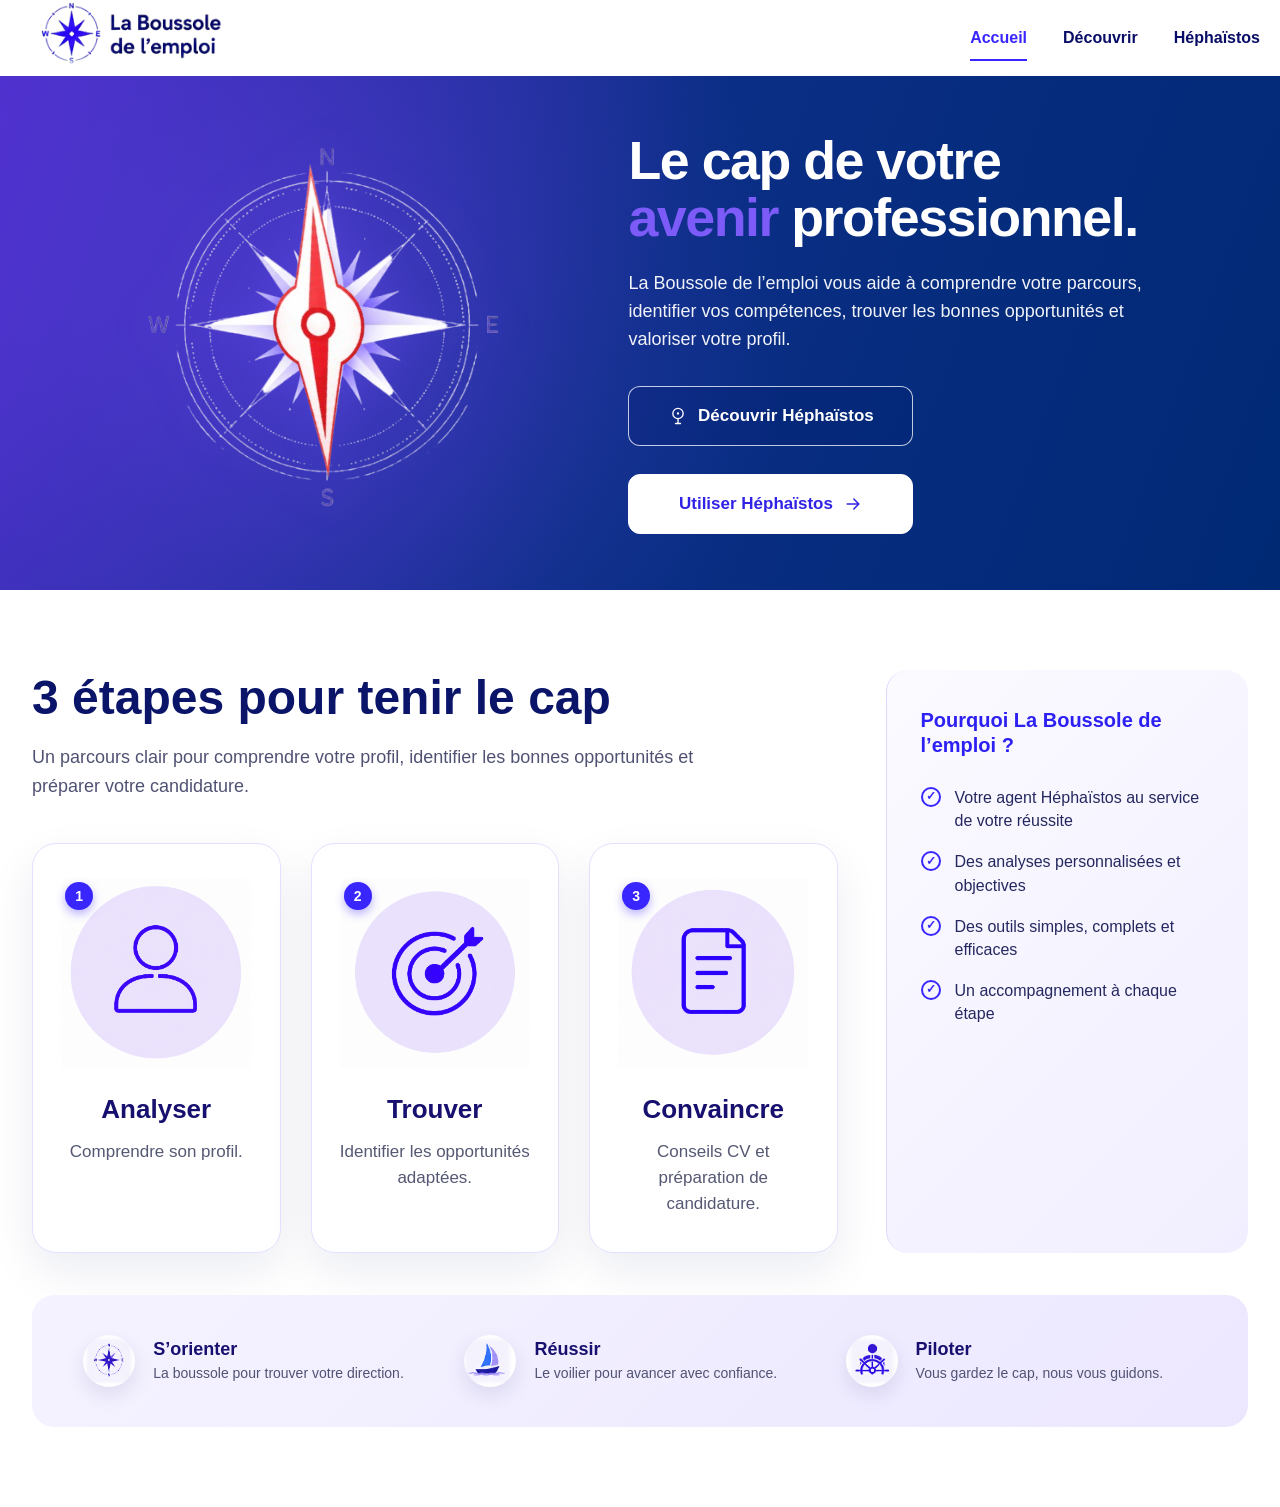
<file: index.html>
<!DOCTYPE html>
<html lang="fr">

<head>
    <meta charset="UTF-8">
    <meta name="viewport" content="width=device-width, initial-scale=1.0">
    <title>La Boussole de l'Emploi</title>

    <link rel="stylesheet" href="style.css">
</head>

<body>

    <!-- ========================= -->
    <!-- HEADER -->
    <!-- ========================= -->

    <header>

    <nav class="site-nav">

        <a
            href="index.html"
            class="logo"
            aria-label="Accueil - La Boussole de l'Emploi"
        >

            <img
                src="Assets/Logo boussole sf.png"
                alt="La Boussole de l'Emploi"
            >

        </a>

        <ul class="nav-links">

            <li>
                <a href="index.html" class="active">
                    Accueil
                </a>
            </li>

            <li>
                <a href="Utiliser-Hephaistos.html">
                    Découvrir
                </a>
            </li>

            <li>
                <a
                    href="https://hephaistos.streamlit.app/"
                    target="_blank"
                    rel="noopener noreferrer"
                >
                    Héphaïstos
                </a>
            </li>

            

        </ul>

    </nav>

</header>

    </header>

    <!-- ========================= -->
    <!-- HERO -->
    <!-- ========================= -->

    <main>

        <section class="hero">

            <div class="hero-left">

                <div class="compass">

                    <img
                        src="Assets/Boussole support.png"
                        alt="Boussole"
                        class="compass-base"
                    >

                    <img
                        src="Assets/Boussole Aiguille.png"
                        alt=""
                        class="compass-needle"
                    >

                </div>

            </div>

            <div class="hero-right">

                <h1>
                    Le cap de votre<br>
                    <span>avenir</span> professionnel.
                </h1>

                <p>
                    La Boussole de l’emploi vous aide à comprendre votre parcours,
                    identifier vos compétences, trouver les bonnes opportunités
                    et valoriser votre profil.
                </p>

                <div class="hero-buttons">

                    <a href="#" class="btn-primary">
                        <svg class="btn-icon" viewBox="0 0 24 24" fill="none" xmlns="http://www.w3.org/2000/svg" aria-hidden="true">
                            <circle cx="12" cy="9" r="6.2" stroke="currentColor" stroke-width="1.6"/>
                            <path d="M9 21h6M12 15.2V21" stroke="currentColor" stroke-width="1.6" stroke-linecap="round"/>
                            <circle cx="12" cy="9" r="1.4" fill="currentColor"/>
                        </svg>
                        Découvrir Héphaïstos
                    </a>

                    <a href="#" class="btn-secondary">
                        Utiliser Héphaïstos
                        <svg class="btn-icon" viewBox="0 0 24 24" fill="none" xmlns="http://www.w3.org/2000/svg" aria-hidden="true">
                            <path d="M5 12h14M13 6l6 6-6 6" stroke="currentColor" stroke-width="1.8" stroke-linecap="round" stroke-linejoin="round"/>
                        </svg>
                    </a>

                </div>

            </div>

        </section>

        <!-- ========================= -->
        <!-- 3 ÉTAPES POUR TENIR LE CAP -->
        <!-- ========================= -->

        <section class="journey">

            <div class="journey-header">

                <h2>3 étapes pour tenir le cap</h2>

                <p>
                    Un parcours clair pour comprendre votre profil,
                    identifier les bonnes opportunités et préparer
                    votre candidature.
                </p>

            </div>

            <div class="journey-cards">

                <article class="journey-card">

                    <div class="journey-icon-wrap">
                        <span class="journey-badge">1</span>
                        <img
                            src="Assets/Logo Analyser.png"
                            alt=""
                            class="journey-icon"
                        >
                    </div>

                    <h3>Analyser</h3>

                    <p>
                        Comprendre son profil.
                    </p>

                </article>

                <article class="journey-card">

                    <div class="journey-icon-wrap">
                        <span class="journey-badge">2</span>
                        <img
                            src="Assets/Logo Trouver.png"
                            alt=""
                            class="journey-icon"
                        >
                    </div>

                    <h3>Trouver</h3>

                    <p>
                        Identifier les opportunités adaptées.
                    </p>

                </article>

                <article class="journey-card">

                    <div class="journey-icon-wrap">
                        <span class="journey-badge">3</span>
                        <img
                            src="Assets/Logo Convaincre.png"
                            alt=""
                            class="journey-icon"
                        >
                    </div>

                    <h3>Convaincre</h3>

                    <p>
                        Conseils CV et préparation de candidature.
                    </p>

                </article>

            </div>

            <aside class="journey-benefits">

                <h3>Pourquoi La Boussole de l’emploi&nbsp;?</h3>

                <ul>

                    <li>
                        Votre agent Héphaïstos au service de votre réussite
                    </li>

                    <li>
                        Des analyses personnalisées et objectives
                    </li>

                    <li>
                        Des outils simples, complets et efficaces
                    </li>

                    <li>
                        Un accompagnement à chaque étape
                    </li>

                </ul>

            </aside>

            <!-- ========================= -->
            <!-- BANDEAU S'ORIENTER / RÉUSSIR / PILOTER -->
            <!-- ========================= -->

            <div class="journey-banner">

                <div class="banner-item">

                    <img src="Assets/Logo s'orienter.png" alt="" class="banner-icon">

                    <div class="banner-text">
                        <h4>S’orienter</h4>
                        <p>La boussole pour trouver votre direction.</p>
                    </div>

                </div>

                <div class="banner-item">

                    <img src="Assets/Logo Voilier Reussir.png" alt="" class="banner-icon">

                    <div class="banner-text">
                        <h4>Réussir</h4>
                        <p>Le voilier pour avancer avec confiance.</p>
                    </div>

                </div>

                <div class="banner-item">

                   <img src="Assets/Logo Piloter.png" alt="" class="banner-icon"> 

                    <div class="banner-text">
                        <h4>Piloter</h4>
                        <p>Vous gardez le cap, nous vous guidons.</p>
                    </div>

                </div>

            </div>

        </section>

    </main>

</body>

</html>
</file>
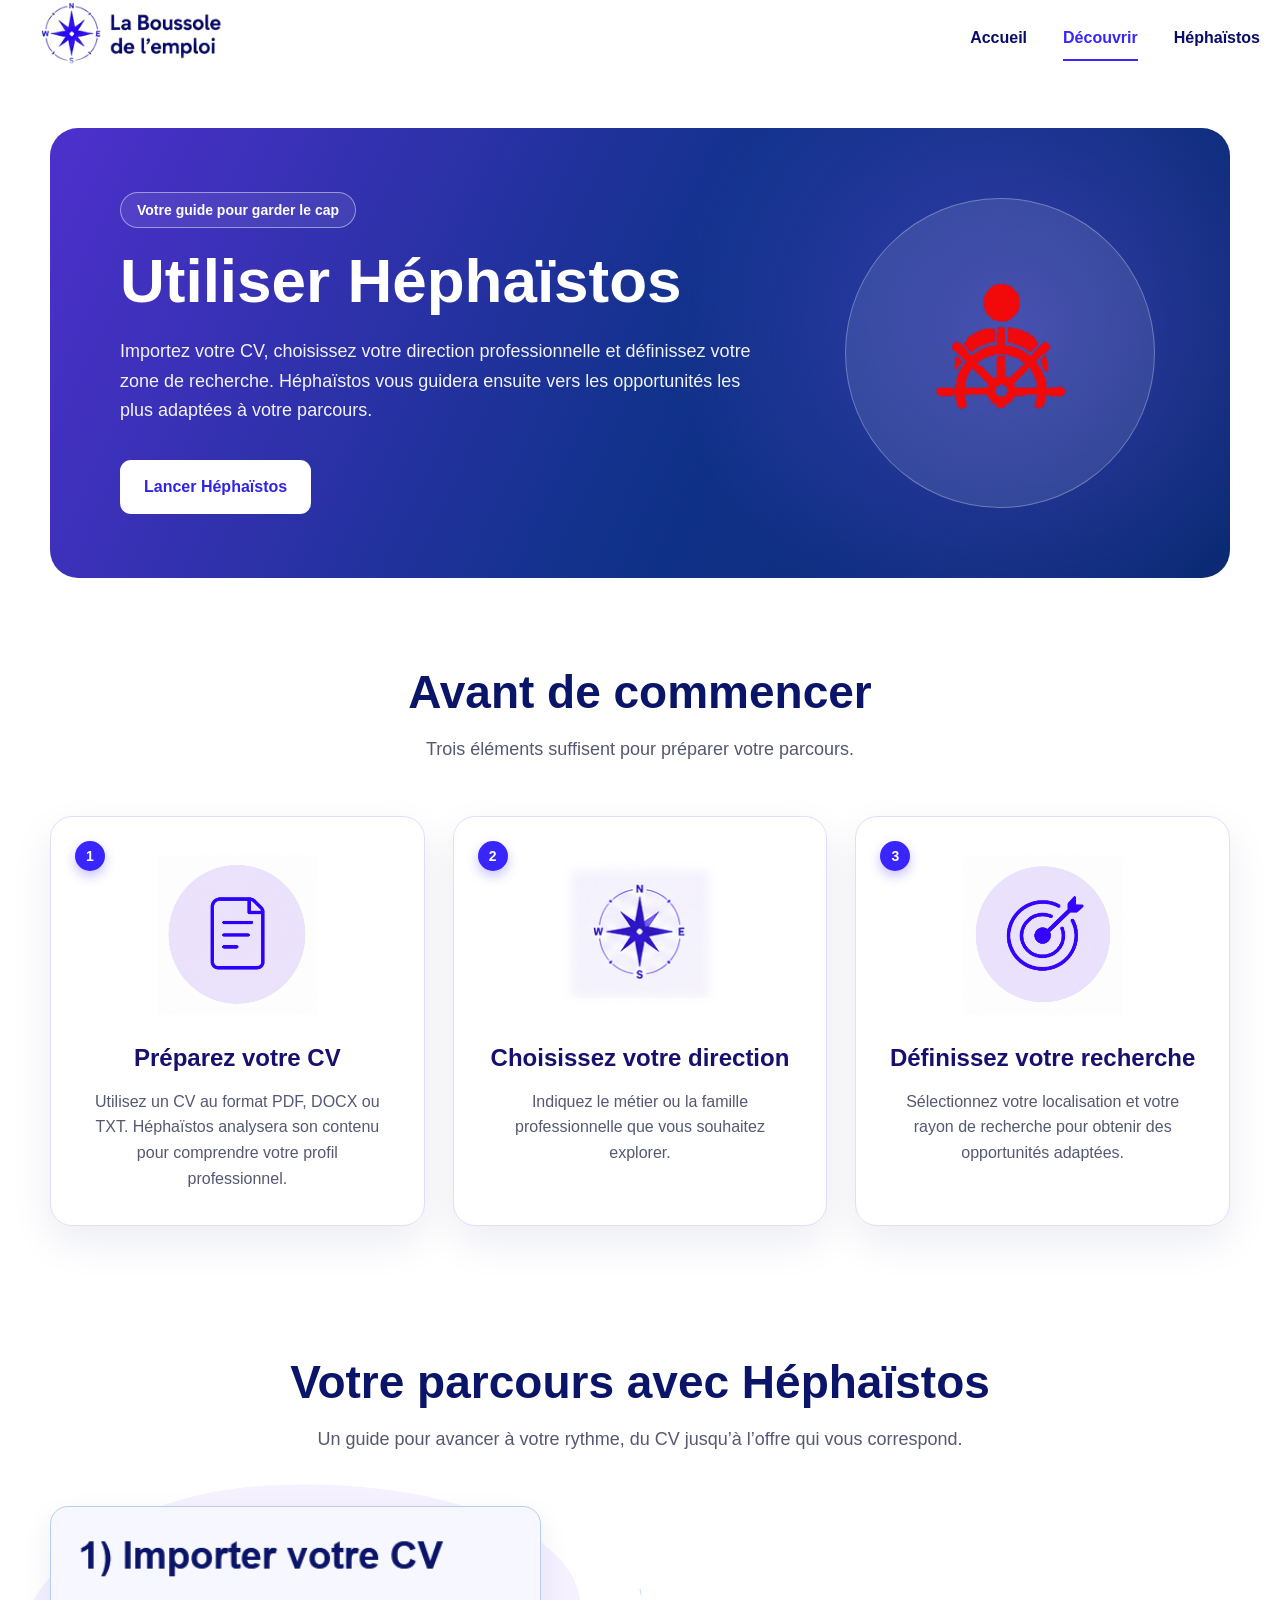
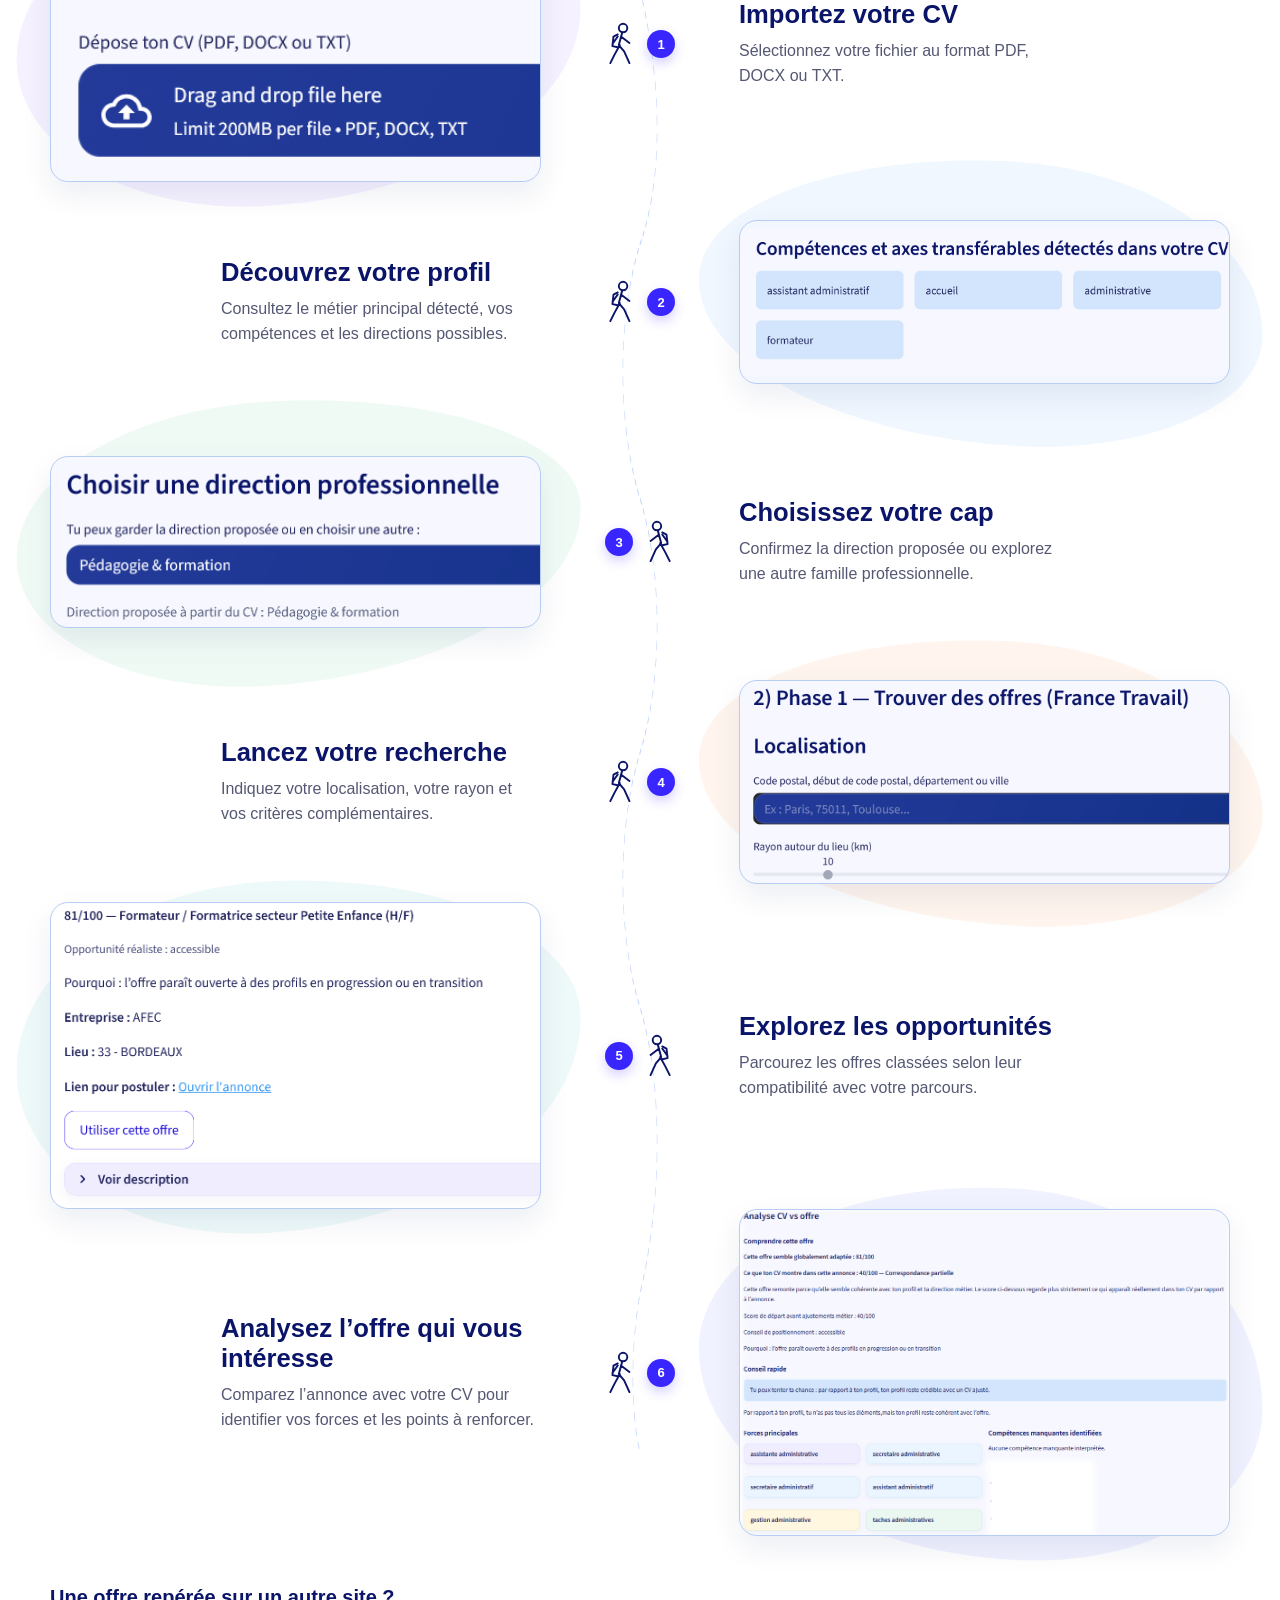
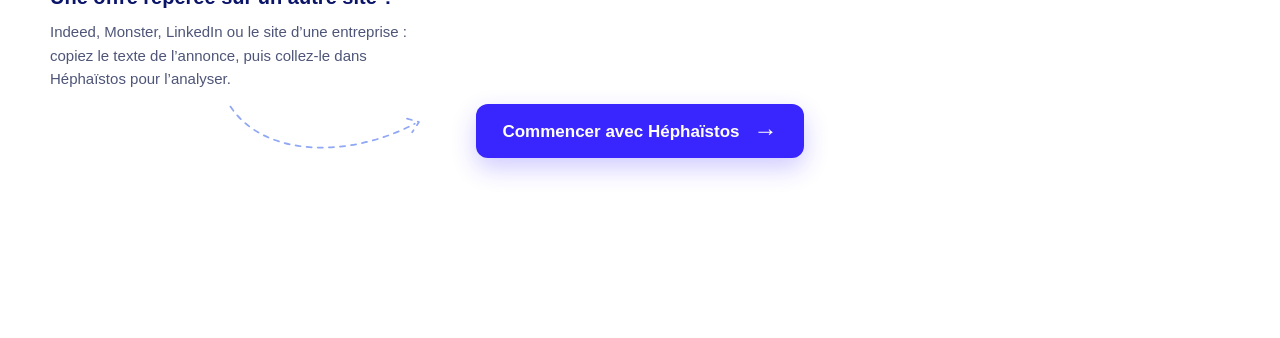
<file: Utiliser-Hephaistos.html>
<!DOCTYPE html>
<html lang="fr">

<head>
    <meta charset="UTF-8">
    <meta name="viewport" content="width=device-width, initial-scale=1.0">
    <title>Utiliser Héphaïstos | La Boussole de l'Emploi</title>

    <link rel="stylesheet" href="style.css">
</head>

<body>

    <!-- ========================= -->
    <!-- HEADER -->
    <!-- ========================= -->

    <header>

        <nav class="site-nav">

    <a
        href="index.html"
        class="logo"
        aria-label="Accueil - La Boussole de l'Emploi"
    >
        <img
            src="Assets/Logo boussole sf.png"
            alt="La Boussole de l'Emploi"
        >
    </a>

    <ul class="nav-links">

        <li>
            <a href="index.html">
                Accueil
            </a>
        </li>

        <li>
            <a
                href="Utiliser-Hephaistos.html"
                class="active"
            >
                Découvrir
            </a>
        </li>

        <li>
            <a
                href="https://hephaistos.streamlit.app/"
                target="_blank"
                rel="noopener noreferrer"
            >
                Héphaïstos
            </a>
        </li>

    </ul>

</nav>

    </header>

    <!-- ========================= -->
    <!-- HERO -->
    <!-- ========================= -->

    <main class="hephaistos-page">

    <!-- ========================= -->
    <!-- INTRODUCTION -->
    <!-- ========================= -->

    <section class="hephaistos-intro">

        <div class="hephaistos-intro-content">

            <p class="hephaistos-label">
                Votre guide pour garder le cap
            </p>

            <h1>Utiliser Héphaïstos</h1>

            <p class="hephaistos-intro-text">
                Importez votre CV, choisissez votre direction professionnelle
                et définissez votre zone de recherche.
                Héphaïstos vous guidera ensuite vers les opportunités
                les plus adaptées à votre parcours.
            </p>

            <div class="hephaistos-actions">

                <a
                href="https://hephaistos.streamlit.app/"
                class="hephaistos-launch"
                target="_blank"
                rel="noopener noreferrer"
            >
                Lancer Héphaïstos
            </a>

            </div>

        </div>

        <div class="hephaistos-intro-visual">

            <img
                src="Assets/Logo NavigateurSF.png"
                alt=""
            >

        </div>

    </section>


    <!-- ========================= -->
    <!-- AVANT DE COMMENCER -->
    <!-- ========================= -->

    <section class="hephaistos-preparation">

        <div class="hephaistos-section-header">

            <h2>Avant de commencer</h2>

            <p>
                Trois éléments suffisent pour préparer votre parcours.
            </p>

        </div>

        <div class="preparation-cards">

            <article class="preparation-card">

                <img
                    src="Assets/Logo Convaincre.png"
                    alt=""
                >

                <span class="preparation-number">1</span>

                <h3>Préparez votre CV</h3>

                <p>
                    Utilisez un CV au format PDF, DOCX ou TXT.
                    Héphaïstos analysera son contenu pour comprendre
                    votre profil professionnel.
                </p>

            </article>

            <article class="preparation-card">

                <img
                    src="Assets/Logo s'orienter.png"
                    alt=""
                >

                <span class="preparation-number">2</span>

                <h3>Choisissez votre direction</h3>

                <p>
                    Indiquez le métier ou la famille professionnelle
                    que vous souhaitez explorer.
                </p>

            </article>

            <article class="preparation-card">

                <img
                    src="Assets/Logo Trouver.png"
                    alt=""
                >

                <span class="preparation-number">3</span>

                <h3>Définissez votre recherche</h3>

                <p>
                    Sélectionnez votre localisation et votre rayon
                    de recherche pour obtenir des opportunités adaptées.
                </p>

            </article>

        </div>

    </section>
    <!-- ========================= -->
    <!-- GUIDE UTILISATEUR -->
    <!-- ========================= -->

    <section
        class="hephaistos-guide"
        aria-labelledby="hephaistos-guide-title"
    >

        <div class="hephaistos-section-header">

            <h2 id="hephaistos-guide-title">
                Votre parcours avec Héphaïstos
            </h2>

            <p>
                Un guide pour avancer à votre rythme,
                du CV jusqu’à l’offre qui vous correspond.
            </p>

        </div>

        <!-- Personnage réutilisé à chaque étape -->
        <svg
            class="guide-symbols"
            width="0"
            height="0"
            aria-hidden="true"
        >
            <defs>

                <symbol
                    id="guide-traveler"
                    viewBox="0 0 32 42"
                >
                    <circle
                        cx="17"
                        cy="6"
                        r="4"
                    />

                    <path
                        d="
                            M16 11
                            L13 22
                            L18 28
                            L23 39
                            M14 22
                            L9 31
                            L5 39
                            M15 14
                            L23 20
                            M12 14
                            L7 21
                            M12 12
                            L8 14
                            L7 23
                            L12 24
                        "
                    />

                </symbol>

            </defs>
        </svg>

        <div class="guide-map">

            <!-- Route décorative -->
            <svg
                class="guide-road"
                viewBox="0 0 1000 1500"
                preserveAspectRatio="none"
                aria-hidden="true"
            >
                <path
                    d="
                        M500 60
                        C620 150 620 240 500 300
                        C380 370 380 470 500 540
                        C620 610 620 710 500 780
                        C380 850 380 950 500 1020
                        C620 1090 620 1200 500 1290
                        C450 1340 450 1400 500 1440
                    "
                />
            </svg>

            <!-- ÉTAPE 1 -->

            <article class="guide-step guide-step-1">

                <figure
                    class="guide-preview guide-preview-1"
                    aria-label="Aperçu de l’importation du CV"
                >
                    <figcaption>
                        Importer votre CV
                    </figcaption>
                </figure>

                <div class="guide-waypoint">

                    <svg
                        class="guide-traveler"
                        aria-hidden="true"
                    >
                        <use href="#guide-traveler"></use>
                    </svg>

                    <span class="guide-number">1</span>

                </div>

                <div class="guide-copy">

                    <h3>Importez votre CV</h3>

                    <p>
                        Sélectionnez votre fichier au format
                        PDF, DOCX ou TXT.
                    </p>

                </div>

            </article>

            <!-- ÉTAPE 2 -->

            <article class="guide-step guide-step-2">

                <figure
                    class="guide-preview guide-preview-2"
                    aria-label="Aperçu de l’analyse du profil"
                >
                    <figcaption>
                        Comprendre votre profil
                    </figcaption>
                </figure>

                <div class="guide-waypoint">

                    <svg
                        class="guide-traveler"
                        aria-hidden="true"
                    >
                        <use href="#guide-traveler"></use>
                    </svg>

                    <span class="guide-number">2</span>

                </div>

                <div class="guide-copy">

                    <h3>Découvrez votre profil</h3>

                    <p>
                        Consultez le métier principal détecté,
                        vos compétences et les directions possibles.
                    </p>

                </div>

            </article>

            <!-- ÉTAPE 3 -->

            <article class="guide-step guide-step-3">

                <figure
                    class="guide-preview guide-preview-3"
                    aria-label="Aperçu du choix de la direction"
                >
                    <figcaption>
                        Choisir votre direction
                    </figcaption>
                </figure>

                <div class="guide-waypoint guide-waypoint-reverse">

                    <span class="guide-number">3</span>

                    <svg
                        class="guide-traveler guide-traveler-reverse"
                        aria-hidden="true"
                    >
                        <use href="#guide-traveler"></use>
                    </svg>

                </div>

                <div class="guide-copy">

                    <h3>Choisissez votre cap</h3>

                    <p>
                        Confirmez la direction proposée ou explorez
                        une autre famille professionnelle.
                    </p>

                </div>

            </article>

            <!-- ÉTAPE 4 -->

            <article class="guide-step guide-step-4">

                <figure
                    class="guide-preview guide-preview-4"
                    aria-label="Aperçu des critères de recherche"
                >
                    <figcaption>
                        Définir votre recherche
                    </figcaption>
                </figure>

                <div class="guide-waypoint">

                    <svg
                        class="guide-traveler"
                        aria-hidden="true"
                    >
                        <use href="#guide-traveler"></use>
                    </svg>

                    <span class="guide-number">4</span>

                </div>

                <div class="guide-copy">

                    <h3>Lancez votre recherche</h3>

                    <p>
                        Indiquez votre localisation, votre rayon
                        et vos critères complémentaires.
                    </p>

                </div>

            </article>

            <!-- ÉTAPE 5 -->

            <article class="guide-step guide-step-5">

                <figure
                    class="guide-preview guide-preview-5"
                    aria-label="Aperçu des offres recommandées"
                >
                    <figcaption>
                        Explorer les opportunités
                    </figcaption>
                </figure>

                <div class="guide-waypoint guide-waypoint-reverse">

                    <span class="guide-number">5</span>

                    <svg
                        class="guide-traveler guide-traveler-reverse"
                        aria-hidden="true"
                    >
                        <use href="#guide-traveler"></use>
                    </svg>

                </div>

                <div class="guide-copy">

                    <h3>Explorez les opportunités</h3>

                    <p>
                        Parcourez les offres classées selon leur
                        compatibilité avec votre parcours.
                    </p>

                </div>

            </article>

            <!-- ÉTAPE 6 -->

            <article class="guide-step guide-step-6">

                <figure
                    class="guide-preview guide-preview-6"
                    aria-label="Aperçu de l’analyse d’une offre"
                >
                    <figcaption>
                        Analyser une offre
                    </figcaption>
                </figure>

                <div class="guide-waypoint">

                    <svg
                        class="guide-traveler"
                        aria-hidden="true"
                    >
                        <use href="#guide-traveler"></use>
                    </svg>

                    <span class="guide-number">6</span>

                </div>

                <div class="guide-copy">

                    <h3>
                        Analysez l’offre qui vous intéresse
                    </h3>

                    <p>
                        Comparez l’annonce avec votre CV pour
                        identifier vos forces et les points à renforcer.
                    </p>

                </div>

            </article>

        </div>

        <div class="guide-footer">

            <aside class="guide-external-offer">

                <h3>
                    Une offre repérée sur un autre site ?
                </h3>

                <p>
                    Indeed, Monster, LinkedIn ou le site d’une
                    entreprise : copiez le texte de l’annonce,
                    puis collez-le dans Héphaïstos pour l’analyser.
                </p>

                <svg
                    class="guide-curved-arrow"
                    viewBox="0 0 240 70"
                    aria-hidden="true"
                >
                    <path
                        d="
                            M5 10
                            C45 70 145 70 220 30
                        "
                    />

                    <path
                        d="
                            M211 24
                            L225 28
                            L217 40
                        "
                    />
                </svg>

            </aside>

            <a
                href="https://hephaistos.streamlit.app/"
                class="guide-launch"
                target="_blank"
                rel="noopener noreferrer"
            >
                Commencer avec Héphaïstos
                <span aria-hidden="true">→</span>
            </a>

        </div>

    </section>
</main>

</body>

</html>
</file>
<file: style.css>
/* ========================= */
/* BASE */
/* ========================= */

*,
*::before,
*::after {
    box-sizing: border-box;
}

body {
    margin: 0;
}


/* ========================= */
/* HEADER ET NAVIGATION */
/* ========================= */

header {
    width: 100%;
    background: #ffffff;
}

.site-nav {
    width: calc(100% - 40px);
    height: 76px;
    margin: 0 auto;

    display: flex;
    align-items: center;
    justify-content: space-between;

    gap: 32px;
}


/* ========================= */
/* LOGO */
/* ========================= */

.logo {
    display: flex;
    align-items: center;
    flex: 0 0 auto;
}

.logo img {
    display: block;
    width: 220px;
    height: auto;
}


/* ========================= */
/* LIENS DE NAVIGATION */
/* ========================= */

.nav-links {
    margin: 0;
    padding: 0;

    display: flex;
    align-items: center;
    justify-content: center;

    gap: 36px;

    list-style: none;
}

.nav-links li {
    margin: 0;
}

.nav-links a {
    position: relative;

    display: inline-flex;
    align-items: center;

    min-height: 76px;

    color: #090d67;
    font-family: Arial, sans-serif;
    font-size: 16px;
    font-weight: 600;
    text-decoration: none;
    white-space: nowrap;
}

.nav-links a:hover {
    color: #3926ff;
}

.nav-links a.active {
    color: #3926ff;
}

.nav-links a.active::after {
    content: "";

    position: absolute;
    right: 0;
    bottom: 15px;
    left: 0;

    height: 2px;

    background: #3926ff;
}


/* ========================= */
/* ZONE D'ACTIONS (connexion + CTA) */
/* ========================= */

.nav-actions {
    display: flex;
    align-items: center;
    flex: 0 0 auto;

    gap: 14px;
}


/* ========================= */
/* CONNEXION */
/* ========================= */

.login-link {
    display: inline-flex;
    align-items: center;
    justify-content: center;

    gap: 8px;

    min-height: 46px;
    padding: 0 20px;

    border: 1px solid #c9c4ff;
    border-radius: 12px;

    color: #2415d8;
    font-family: Arial, sans-serif;
    font-size: 16px;
    font-weight: 600;
    text-decoration: none;
    white-space: nowrap;

    transition: border-color 0.2s ease;
}

.login-link:hover {
    border-color: #3926ff;
}

.login-icon {
    width: 18px;
    height: 18px;
    flex: 0 0 auto;
}


/* ========================= */
/* BOUTON CTA (Commencer gratuitement) */
/* ========================= */

.btn-cta {
    display: inline-flex;
    align-items: center;
    justify-content: center;

    min-height: 46px;
    padding: 0 22px;

    border: none;
    border-radius: 12px;

    background: linear-gradient(120deg, #3926ff 0%, #1a0fb8 100%);

    color: #ffffff;
    font-family: Arial, sans-serif;
    font-size: 16px;
    font-weight: 600;
    text-decoration: none;
    white-space: nowrap;

    transition:
        transform 0.2s ease,
        box-shadow 0.2s ease;
}

.btn-cta:hover {
    box-shadow: 0 8px 20px rgba(57, 38, 255, 0.28);
    transform: translateY(-1px);
}

/* ========================= */
/* HERO */
/* ========================= */

.hero {
    width: 100%;
    min-height: 460px;
    padding: 42px clamp(40px, 8vw, 140px);

    display: grid;
    grid-template-columns:
        minmax(360px, 0.9fr)
        minmax(520px, 1.1fr);

    align-items: center;
    gap: clamp(40px, 6vw, 100px);

    background:
        radial-gradient(
            circle at 24% 48%,
            rgba(122, 75, 255, 0.38) 0%,
            rgba(122, 75, 255, 0.15) 25%,
            transparent 48%
        ),
        linear-gradient(
            110deg,
            #4e30cd 0%,
            #0a2e85 50%,
            #002974 100%
        );

    overflow: hidden;
}


/* ========================= */
/* PARTIE GAUCHE */
/* ========================= */

.hero-left {
    display: flex;
    align-items: center;
    justify-content: center;
}

.compass {
    position: relative;

    width: min(430px, 100%);
    aspect-ratio: 1 / 1;

    filter: drop-shadow(
        0 0 22px rgba(114, 89, 255, 0.28)
    );
}

.compass-base,
.compass-needle {
    position: absolute;
    inset: 0;

    display: block;
    width: 100%;
    height: 100%;

    object-fit: contain;
}

.compass-needle {
    transform-origin: 50% 50%;
    transform: rotate(-45deg);
    translate: 2px 0;
}

.compass:hover .compass-needle {
    animation: compass-sweep 1.25s ease-in-out;
}

@keyframes compass-sweep {
    0% {
        transform: rotate(-45deg);
    }

    28% {
        transform: rotate(15deg);
    }

    58% {
        transform: rotate(-110deg);
    }

    80% {
        transform: rotate(-25deg);
    }

    100% {
        transform: rotate(-45deg);
    }
}

/* ========================= */
/* PARTIE DROITE */
/* ========================= */

.hero-right {
    width: 100%;
    max-width: 650px;

    color: #ffffff;
}

.hero-right h1 {
    margin: 0 0 24px;

    font-family: Arial, sans-serif;
    font-size: clamp(48px, 4.2vw, 64px);
    font-weight: 700;
    line-height: 1.06;
    letter-spacing: -1.5px;
}

.hero-right h1 span {
    color: #7c5bf9;
}

.hero-right p {
    max-width: 620px;
    margin: 0 0 32px;

    color: rgba(255, 255, 255, 0.94);

    font-family: Arial, sans-serif;
    font-size: 18px;
    line-height: 1.55;
}


/* ========================= */
/* ZONE DES BOUTONS */
/* ========================= */

.hero-buttons {
    display: flex;
    align-items: center;
    flex-wrap: wrap;

    gap: 28px;
}

/* ========================= */
/* BOUTONS DU HERO */
/* ========================= */

.btn-primary,
.btn-secondary {
    min-width: 285px;
    min-height: 60px;
    padding: 0 28px;

    display: inline-flex;
    align-items: center;
    justify-content: center;

    gap: 10px;

    border-radius: 12px;

    font-family: Arial, sans-serif;
    font-size: 17px;
    font-weight: 600;
    text-decoration: none;
    white-space: nowrap;

    transition:
        transform 0.2s ease,
        background-color 0.2s ease,
        border-color 0.2s ease;
}

.btn-icon {
    width: 20px;
    height: 20px;
    flex: 0 0 auto;
}


/* Bouton Découvrir */

.btn-primary {
    border: 1px solid rgba(255, 255, 255, 0.75);

    background: rgba(0, 24, 100, 0.18);

    color: #ffffff;
}

.btn-primary:hover {
    border-color: #ffffff;
    background: rgba(255, 255, 255, 0.1);

    transform: translateY(-2px);
}


/* Bouton Utiliser */

.btn-secondary {
    border: 1px solid #ffffff;

    background: #ffffff;

    color: #3023e6;
}

.btn-secondary:hover {
    background: #f1efff;
    border-color: #f1efff;

    transform: translateY(-2px);
}

/* ========================= */
/* MISE EN PAGE ÉTAPES + BLOC DROIT */
/* ========================= */

.journey {
    width: min(1500px, calc(100% - 64px));
    margin: 0 auto;
    padding: 80px 0 0;

    display: grid;
    grid-template-columns: minmax(0, 2fr) minmax(360px, 0.9fr);
    grid-template-areas:
        "header benefits"
        "cards benefits"
        "banner banner";

    column-gap: 48px;
    row-gap: 42px;
}


/* ========================= */
/* TITRE DE LA SECTION */
/* ========================= */

.journey-header {
    grid-area: header;

    max-width: 720px;

    text-align: left;
}

.journey-header h2 {
    margin: 0 0 18px;

    color: #0a1468;

    font-family: Arial, sans-serif;
    font-size: clamp(34px, 4vw, 48px);
    font-weight: 700;
    line-height: 1.15;
}

.journey-header p {
    margin: 0;

    color: #505273;

    font-family: Arial, sans-serif;
    font-size: 18px;
    line-height: 1.6;
}


/* ========================= */
/* CONTENEUR DES CARTES */
/* ========================= */

.journey-cards {
    grid-area: cards;

    display: grid;
    grid-template-columns: repeat(3, minmax(0, 1fr));

    gap: 30px;
}


/* ========================= */
/* CARTE */
/* ========================= */

.journey-card {
    min-height: 390px;
    padding: 34px 28px;

    display: flex;
    flex-direction: column;
    align-items: center;

    border: 1px solid #e4e0ff;
    border-radius: 24px;

    background: #ffffff;

    text-align: center;

    box-shadow:
        0 18px 45px rgba(19, 26, 102, 0.08);

    transition:
        transform 0.25s ease,
        box-shadow 0.25s ease;
}

.journey-card:hover {
    transform: translateY(-6px);

    box-shadow:
        0 24px 55px rgba(19, 26, 102, 0.14);
}


/* ========================= */
/* ICÔNES + PASTILLE NUMÉROTÉE */
/* ========================= */

.journey-icon-wrap {
    position: relative;

    width: 190px;
    margin: 0 auto 26px;
}

.journey-icon {
    display: block;

    width: 190px;
    height: 190px;
    object-fit: contain;
}

.journey-badge {
    position: absolute;
    top: 4px;
    left: 4px;

    width: 28px;
    height: 28px;

    display: flex;
    align-items: center;
    justify-content: center;

    border-radius: 50%;

    background: #3926ff;

    color: #ffffff;
    font-family: Arial, sans-serif;
    font-size: 14px;
    font-weight: 700;

    box-shadow: 0 4px 10px rgba(57, 38, 255, 0.35);
}


/* ========================= */
/* TEXTES DES CARTES */
/* ========================= */

.journey-card h3 {
    margin: 0 0 14px;

    color: #17106f;

    font-family: Arial, sans-serif;
    font-size: 26px;
    font-weight: 700;
}

.journey-card p {
    max-width: 280px;
    margin: 0;

    color: #555873;

    font-family: Arial, sans-serif;
    font-size: 17px;
    line-height: 1.55;
}


/* ========================= */
/* BLOC "POURQUOI" */
/* ========================= */

.journey-benefits {
    grid-area: benefits;
    align-self: stretch;

    margin: 0;
    padding: 38px 34px;

    border-left: 1px solid #ded9ff;
    border-radius: 22px;

    background: linear-gradient(
        135deg,
        #fbfaff 0%,
        #f1eeff 100%
    );
}

.journey-benefits h3 {
    margin: 0 0 28px;

    color: #2d20f3;

    font-family: Arial, sans-serif;
    font-size: 20px;
    line-height: 1.25;
}

.journey-benefits ul {
    margin: 0;
    padding: 0;

    display: flex;
    flex-direction: column;
    gap: 18px;

    list-style: none;
}

.journey-benefits li {
    position: relative;

    padding-left: 34px;

    color: #25285f;

    font-family: Arial, sans-serif;
    font-size: 16px;
    line-height: 1.45;
}

.journey-benefits li::before {
    content: "✓";

    position: absolute;
    top: 1px;
    left: 0;

    width: 20px;
    height: 20px;

    display: flex;
    align-items: center;
    justify-content: center;

    border: 2px solid #3926ff;
    border-radius: 50%;

    color: #3926ff;
    font-size: 12px;
    font-weight: 700;
}


/* ========================= */
/* BANDEAU S'ORIENTER / RÉUSSIR / PILOTER */
/* ========================= */

.journey-banner {
    grid-area: banner;

    display: grid;
    grid-template-columns: repeat(3, minmax(0, 1fr));

    gap: 30px;

    padding: 40px clamp(28px, 4vw, 56px);
    margin-bottom: 80px;

    border-radius: 22px;

    background: linear-gradient(
        135deg,
        #f5f3ff 0%,
        #ece7ff 100%
    );
}

.banner-item {
    display: flex;
    align-items: center;

    gap: 18px;
}

.banner-icon {
    display: flex;
    align-items: center;
    justify-content: center;
    flex: 0 0 auto;

    width: 52px;
    height: 52px;

    border-radius: 50%;

    background: #ffffff;
    box-shadow: 0 8px 20px rgba(19, 26, 102, 0.1);
}

.banner-icon svg {
    width: 26px;
    height: 26px;

    color: #3926ff;
}

.banner-text h4 {
    margin: 0 0 4px;

    color: #17106f;

    font-family: Arial, sans-serif;
    font-size: 18px;
    font-weight: 700;
}

.banner-text p {
    margin: 0;

    color: #505273;

    font-family: Arial, sans-serif;
    font-size: 14px;
    line-height: 1.4;
}
/* ========================= */
/* PAGE UTILISER HÉPHAÏSTOS */
/* INTRODUCTION */
/* ========================= */

.hephaistos-page {
    padding: 52px 0 90px;
    background: #ffffff;
}

.hephaistos-intro {
    width: min(1180px, calc(100% - 48px));
    min-height: 430px;
    margin: 0 auto;

    display: grid;
    grid-template-columns:
        minmax(0, 1.35fr)
        minmax(280px, 0.65fr);

    align-items: center;
    gap: 56px;

    padding: 64px 70px;

    border-radius: 28px;

    background:
        radial-gradient(
            circle at 82% 45%,
            rgba(126, 91, 249, 0.34) 0%,
            transparent 34%
        ),
        linear-gradient(
            115deg,
            #4e30cd 0%,
            #12328c 52%,
            #06286e 100%
        );

    overflow: hidden;
}


/* ========================= */
/* CONTENU DE L’INTRODUCTION */
/* ========================= */

.hephaistos-intro-content {
    max-width: 680px;
    color: #ffffff;
}

.hephaistos-label {
    display: inline-flex;
    margin: 0 0 20px;
    padding: 9px 16px;

    border: 1px solid rgba(255, 255, 255, 0.45);
    border-radius: 999px;

    background: rgba(255, 255, 255, 0.08);

    color: #ffffff;

    font-family: Arial, sans-serif;
    font-size: 14px;
    font-weight: 600;
}

.hephaistos-intro h1 {
    margin: 0 0 24px;

    color: #ffffff;

    font-family: Arial, sans-serif;
    font-size: clamp(42px, 5vw, 62px);
    font-weight: 700;
    line-height: 1.05;
}

.hephaistos-intro-text {
    max-width: 650px;
    margin: 0 0 34px;

    color: rgba(255, 255, 255, 0.94);

    font-family: Arial, sans-serif;
    font-size: 18px;
    line-height: 1.65;
}


/* ========================= */
/* ACTIONS */
/* ========================= */

.hephaistos-actions {
    display: flex;
    align-items: center;
    flex-wrap: wrap;
    gap: 18px;
}

.hephaistos-launch,
.hephaistos-discover {
    min-height: 54px;
    padding: 0 24px;

    display: inline-flex;
    align-items: center;
    justify-content: center;

    border-radius: 11px;

    font-family: Arial, sans-serif;
    font-size: 16px;
    font-weight: 600;
    text-decoration: none;

    transition:
        transform 0.2s ease,
        background-color 0.2s ease;
}

.hephaistos-launch {
    background: #ffffff;
    color: #3023e6;
}

.hephaistos-discover {
    border: 1px solid rgba(255, 255, 255, 0.75);
    background: rgba(255, 255, 255, 0.06);
    color: #ffffff;
}

.hephaistos-launch:hover,
.hephaistos-discover:hover {
    transform: translateY(-2px);
}

.hephaistos-discover:hover {
    background: rgba(255, 255, 255, 0.13);
}


/* ========================= */
/* VISUEL */
/* ========================= */

.hephaistos-intro-visual {
    width: min(310px, 100%);
    aspect-ratio: 1 / 1;
    margin: 0 auto;

    display: flex;
    align-items: center;
    justify-content: center;

    border: 1px solid rgba(255, 255, 255, 0.28);
    border-radius: 50%;

    background: rgba(255, 255, 255, 0.1);
    transition: transform 0.8s ease;

}

.hephaistos-intro-visual img {
    display: block;
    width: 68%;
    height: 68%;
    object-fit: contain;

    transform-origin: 50% 80%;
}

.hephaistos-intro-visual:hover img {
    animation: navigator-balance 1.8s ease-in-out 1;
}

@keyframes navigator-balance {
    0% {
        transform: translateX(0) rotate(0deg);
    }

    25% {
        transform: translateX(-12px) rotate(-7deg);
    }

    50% {
        transform: translateX(12px) rotate(7deg);
    }

    75% {
        transform: translateX(-5px) rotate(-3deg);
    }

    100% {
        transform: translateX(0) rotate(0deg);
    }
}

.hephaistos-intro-visual img {
    display: block;
    width: 68%;
    height: 68%;
    object-fit: contain;
}


/* ========================= */
/* RESPONSIVE */
/* ========================= */

@media (max-width: 850px) {

    .hephaistos-page {
        padding-top: 30px;
    }

    .hephaistos-intro {
        grid-template-columns: 1fr;
        padding: 48px 34px;
        text-align: center;
    }

    .hephaistos-intro-content {
        margin: 0 auto;
    }

    .hephaistos-intro-text {
        margin-right: auto;
        margin-left: auto;
    }

    .hephaistos-actions {
        justify-content: center;
    }

    .hephaistos-intro-visual {
        width: min(230px, 70%);
    }
}
/* ========================= */
/* PAGE UTILISER HÉPHAÏSTOS */
/* AVANT DE COMMENCER */
/* ========================= */

.hephaistos-preparation {
    width: min(1180px, calc(100% - 48px));
    margin: 0 auto;
    padding: 88px 0 20px;
}


/* ========================= */
/* TITRE DE LA SECTION */
/* ========================= */

.hephaistos-section-header {
    max-width: 720px;
    margin: 0 auto 52px;

    text-align: center;
}

.hephaistos-section-header h2 {
    margin: 0 0 16px;

    color: #0a1468;

    font-family: Arial, sans-serif;
    font-size: clamp(34px, 4vw, 46px);
    font-weight: 700;
    line-height: 1.15;
}

.hephaistos-section-header p {
    margin: 0;

    color: #555873;

    font-family: Arial, sans-serif;
    font-size: 18px;
    line-height: 1.6;
}


/* ========================= */
/* CONTENEUR DES CARTES */
/* ========================= */

.preparation-cards {
    display: grid;
    grid-template-columns: repeat(3, minmax(0, 1fr));

    gap: 28px;
}
/* ========================= */
/* GUIDE UTILISATEUR */
/* ========================= */

.hephaistos-guide {
    width: min(1240px, calc(100% - 48px));
    margin: 0 auto;
    padding: 110px 0 90px;

    font-family: Arial, sans-serif;
}

.guide-symbols {
    position: absolute;
    overflow: hidden;
}


/* ========================= */
/* PARCOURS */
/* ========================= */

.guide-map {
    position: relative;

    max-width: 1180px;
    margin: 0 auto;
}

.guide-road {
    position: absolute;
    z-index: 0;
    top: 20px;
    bottom: 20px;
    left: 50%;

    width: 190px;
    height: calc(100% - 40px);

    transform: translateX(-50%);

    pointer-events: none;
}

.guide-road path {
    fill: none;
    stroke: #a9c5f5;
    stroke-width: 3;
    stroke-linecap: round;
    stroke-dasharray: 7 10;

    opacity: 0.72;
}


/* ========================= */
/* ÉTAPE */
/* ========================= */

.guide-step {
    position: relative;
    z-index: 1;

    min-height: 240px;

    display: grid;
    grid-template-columns:
        minmax(0, 1fr)
        150px
        minmax(0, 1fr);

    align-items: center;
    gap: 24px;

    isolation: isolate;
}


/* Étapes impaires */

.guide-step-1 .guide-preview,
.guide-step-3 .guide-preview,
.guide-step-5 .guide-preview {
    grid-column: 1;
    grid-row: 1;
}

.guide-step-1 .guide-waypoint,
.guide-step-3 .guide-waypoint,
.guide-step-5 .guide-waypoint {
    grid-column: 2;
    grid-row: 1;
}

.guide-step-1 .guide-copy,
.guide-step-3 .guide-copy,
.guide-step-5 .guide-copy {
    grid-column: 3;
    grid-row: 1;
}


/* Étapes paires */

.guide-step-2 .guide-preview,
.guide-step-4 .guide-preview,
.guide-step-6 .guide-preview {
    grid-column: 3;
    grid-row: 1;
}

.guide-step-2 .guide-waypoint,
.guide-step-4 .guide-waypoint,
.guide-step-6 .guide-waypoint {
    grid-column: 2;
    grid-row: 1;
}

.guide-step-2 .guide-copy,
.guide-step-4 .guide-copy,
.guide-step-6 .guide-copy {
    grid-column: 1;
    grid-row: 1;

    justify-self: end;
}


/* ========================= */
/* APERÇUS D’HÉPHAÏSTOS */
/* ========================= */

.guide-preview {
    position: relative;
    z-index: 1;

    width: 100%;
    min-height: 190px;
    margin: 0;
    padding: 24px;

    overflow: visible;

    border: 1px solid #b7cdf4;
    border-radius: 18px;

    box-sizing: border-box;

    box-shadow:
        0 12px 30px
        rgba(18, 32, 99, 0.08);
}


/* Progression bleue des encadrés */

.guide-preview-1 {
    min-height: 0;
    aspect-ratio: 16 / 9;

    background-color: #f7faff;
    background-image:
        url("Assets/guide-import-cv.png");
    background-position: center;
    background-repeat: no-repeat;
    background-size: cover;
}
.guide-preview-1 figcaption,
.guide-preview-1::before,
.guide-preview-1::after {
    display: none;
}
.guide-step-1::before {
    content: "";

    position: absolute;
    z-index: 0;

    top: -22px;
    bottom: -22px;
    left: -34px;

    width: 48%;

    border-radius:
        46% 54% 58% 42%
        / 52% 42% 58% 48%;

    background: #f1ecff;

    opacity: 0.72;

    transform: rotate(-3deg);

    pointer-events: none;
}

.guide-step-1 .guide-preview {
    position: relative;
    z-index: 1;
}

.guide-preview-2 {
    min-height: 0;
    aspect-ratio: 3 / 1;

    background-color: #f2f7ff;
    background-image:
        url("Assets/guide-profil.png");
    background-position: center;
    background-repeat: no-repeat;
    background-size: contain;
}

.guide-preview-2 figcaption,
.guide-preview-2::before,
.guide-preview-2::after {
    display: none;
}

.guide-step-2::before {
    content: "";

    position: absolute;
    z-index: 0;

    top: -22px;
    right: -34px;
    bottom: -22px;

    width: 48%;

    border-radius:
        54% 46% 42% 58%
        / 46% 58% 42% 54%;

    background: #eaf4ff;

    opacity: 0.72;

    transform: rotate(3deg);

    pointer-events: none;
}

.guide-step-2 .guide-preview {
    position: relative;
    z-index: 1;
}

.guide-preview-3 {
    min-height: 0;
    aspect-ratio: 20 / 7;

    background-color: #edf4ff;
    background-image:
        url("Assets/guide-direction.png");
    background-position: center;
    background-repeat: no-repeat;
    background-size: cover;
}

.guide-preview-3 figcaption,
.guide-preview-3::before,
.guide-preview-3::after {
    display: none;
}

.guide-step-3::before {
    content: "";

    position: absolute;
    z-index: 0;

    top: -22px;
    bottom: -22px;
    left: -34px;

    width: 48%;

    border-radius:
        46% 54% 58% 42%
        / 52% 42% 58% 48%;

    background: #eaf8f2;

    opacity: 0.72;

    transform: rotate(-3deg);

    pointer-events: none;
}

.guide-step-3 .guide-preview {
    position: relative;
    z-index: 1;
}

.guide-preview-4 {
    min-height: 0;
    aspect-ratio: 12 / 5;

    background-color: #e8f1fd;
    background-image:
        url("Assets/guide-recherche.png");
    background-position: center;
    background-repeat: no-repeat;
    background-size: cover;
}

.guide-preview-4 figcaption,
.guide-preview-4::before,
.guide-preview-4::after {
    display: none;
}

.guide-step-4::before {
    content: "";

    position: absolute;
    z-index: 0;

    top: -22px;
    right: -34px;
    bottom: -22px;

    width: 48%;

    border-radius:
        54% 46% 42% 58%
        / 46% 58% 42% 54%;

    background: #fff1e8;

    opacity: 0.72;

    transform: rotate(3deg);

    pointer-events: none;
}

.guide-step-4 .guide-preview {
    position: relative;
    z-index: 1;
}

.guide-preview-5 {
    min-height: 0;
    aspect-ratio: 8 / 5;

    background-color: #e3edfb;
    background-image:
        url("Assets/guide-offres.png");
    background-position: center;
    background-repeat: no-repeat;
    background-size: cover;
}

.guide-preview-5 figcaption,
.guide-preview-5::before,
.guide-preview-5::after {
    display: none;
}

.guide-step-5::before {
    content: "";

    position: absolute;
    z-index: 0;

    top: -22px;
    bottom: -22px;
    left: -34px;

    width: 48%;

    border-radius:
        46% 54% 58% 42%
        / 52% 42% 58% 48%;

    background: #e8f7f7;

    opacity: 0.72;

    transform: rotate(-3deg);

    pointer-events: none;
}

.guide-step-5 .guide-preview {
    position: relative;
    z-index: 1;
}

.guide-preview-6 {
    min-height: 0;
    aspect-ratio: 3 / 2;

    background-color: #dde9f9;
    background-image:
        url("Assets/guide-analyse.png");
    background-position: top center;
    background-repeat: no-repeat;
    background-size: cover;
}

.guide-preview-6 figcaption,
.guide-preview-6::before,
.guide-preview-6::after {
    display: none;
}

.guide-step-6::before {
    content: "";

    position: absolute;
    z-index: 0;

    top: -22px;
    right: -34px;
    bottom: -22px;

    width: 48%;

    border-radius:
        54% 46% 42% 58%
        / 46% 58% 42% 54%;

    background: #eceeff;

    opacity: 0.72;

    transform: rotate(3deg);

    pointer-events: none;
}

.guide-step-6 .guide-preview {
    position: relative;
    z-index: 1;
}


/* Formes pastel placées derrière les encadrés */

.guide-preview::before {
    content: "";

    position: absolute;
    z-index: -1;
    top: -26px;
    right: 22%;
    bottom: -20px;
    left: -34px;

    border-radius:
        46% 54% 58% 42%
        / 52% 42% 58% 48%;

    opacity: 0.72;

    transform: rotate(-3deg);
}

.guide-step:nth-child(even) .guide-preview::before {
    right: -34px;
    left: 22%;

    transform: rotate(3deg);
}

.guide-preview-1::before {
    background: #f1ecff;
}

.guide-preview-2::before {
    background: #eaf4ff;
}

.guide-preview-3::before {
    background: #eaf8f2;
}

.guide-preview-4::before {
    background: #fff1e8;
}

.guide-preview-5::before {
    background: #e8f7f7;
}

.guide-preview-6::before {
    background: #eceeff;
}


/* Faux aperçu temporaire de l’interface */

.guide-preview::after {
    content: "";

    position: absolute;
    z-index: 1;
    top: 62px;
    right: 24px;
    bottom: 24px;
    left: 24px;

    border: 1px solid rgba(91, 118, 210, 0.24);
    border-radius: 12px;

    background:
        linear-gradient(
            90deg,
            #3926ff 0 28%,
            transparent 28%
        )
        18px 20px / 58% 5px no-repeat,

        linear-gradient(
            90deg,
            #c7d5f5 0 70%,
            transparent 70%
        )
        18px 40px / 72% 4px no-repeat,

        linear-gradient(
            90deg,
            #d6e0f7 0 82%,
            transparent 82%
        )
        18px 58px / 80% 4px no-repeat,

        #ffffff;

    box-shadow:
        inset 0 0 0 1px
        rgba(255, 255, 255, 0.7);
}

.guide-preview-1::after {
    border-style: dashed;
}

.guide-preview figcaption {
    position: relative;
    z-index: 2;

    color: #0a1468;

    font-size: 18px;
    font-weight: 700;
    line-height: 1.3;
}


/* ========================= */
/* VOYAGEUR ET NUMÉRO */
/* ========================= */

.guide-waypoint {
    position: relative;
    z-index: 3;

    display: flex;
    align-items: center;
    justify-content: center;

    gap: 8px;
}

.guide-waypoint-reverse {
    flex-direction: row;
}

.guide-traveler {
    width: 34px;
    height: 46px;

    overflow: visible;

    fill: none;
    stroke: #0a1468;
    stroke-width: 1.8;
    stroke-linecap: round;
    stroke-linejoin: round;
}

.guide-traveler-reverse {
    transform: scaleX(-1);
}

.guide-number {
    width: 28px;
    height: 28px;

    display: inline-flex;
    align-items: center;
    justify-content: center;

    flex: 0 0 28px;

    border-radius: 50%;

    background: #3926ff;
    color: #ffffff;

    font-size: 13px;
    font-weight: 700;

    box-shadow:
        0 5px 12px
        rgba(57, 38, 255, 0.22);
}


/* ========================= */
/* TEXTE DE L’ÉTAPE */
/* ========================= */

.guide-copy {
    max-width: 320px;
}

.guide-copy h3 {
    margin: 0 0 10px;

    color: #0a1468;

    font-size: clamp(22px, 2vw, 28px);
    font-weight: 700;
    line-height: 1.18;
}

.guide-copy p {
    margin: 0;

    color: #555873;

    font-size: 16px;
    line-height: 1.55;
}


/* ========================= */
/* OFFRE EXTERNE ET BOUTON */
/* ========================= */

.guide-footer {
    max-width: 1180px;
    margin: 48px auto 0;

    display: grid;
    grid-template-columns:
        minmax(0, 1fr)
        auto
        minmax(0, 1fr);

    align-items: end;
    gap: 32px;
}

.guide-external-offer {
    grid-column: 1;

    max-width: 430px;
}

.guide-external-offer h3 {
    margin: 0 0 10px;

    color: #0a1468;

    font-size: 20px;
    line-height: 1.3;
}

.guide-external-offer p {
    margin: 0;

    color: #4e5578;

    font-size: 15px;
    line-height: 1.55;
}

.guide-curved-arrow {
    display: block;

    width: 230px;
    height: 60px;
    margin: 8px 0 0 auto;
}

.guide-curved-arrow path {
    fill: none;
    stroke: #8fa7f4;
    stroke-width: 2;
    stroke-linecap: round;
    stroke-linejoin: round;
    stroke-dasharray: 6 7;
}

.guide-launch {
    grid-column: 2;

    min-height: 54px;
    padding: 0 26px;

    display: inline-flex;
    align-items: center;
    justify-content: center;

    gap: 14px;

    border-radius: 12px;

    background: #3926ff;
    color: #ffffff;

    font-size: 17px;
    font-weight: 700;
    line-height: 1;

    text-decoration: none;

    box-shadow:
        0 10px 24px
        rgba(57, 38, 255, 0.24);

    transition:
        transform 0.2s ease,
        box-shadow 0.2s ease,
        background 0.2s ease;
}

.guide-launch:hover {
    transform: translateY(-3px);

    background: #2415d8;

    box-shadow:
        0 15px 30px
        rgba(57, 38, 255, 0.3);
}

.guide-launch span {
    font-size: 24px;
    font-weight: 400;
}


/* ========================= */
/* GUIDE RESPONSIVE */
/* ========================= */

@media (max-width: 900px) {

    .hephaistos-guide {
        width: min(100% - 32px, 620px);
        padding: 82px 0 70px;
    }

    .guide-map {
        display: grid;
        gap: 46px;
    }

    .guide-road {
        display: none;
    }

    .guide-step {
        min-height: auto;

        grid-template-columns: 58px minmax(0, 1fr);
        gap: 18px 14px;
    }

    .guide-step .guide-preview {
        grid-column: 1 / -1;
        grid-row: 1;

        width: 100%;
    }

    .guide-step .guide-waypoint {
        grid-column: 1;
        grid-row: 2;

        align-self: start;
    }

    .guide-step .guide-copy {
        grid-column: 2;
        grid-row: 2;

        justify-self: stretch;

        max-width: none;
    }

    .guide-step:nth-child(even)
    .guide-preview::before {
        right: -20px;
        left: 22%;
    }

    .guide-preview::before {
        left: -20px;
    }

    .guide-footer {
        margin-top: 64px;

        grid-template-columns: 1fr;
        gap: 28px;

        text-align: center;
    }

    .guide-external-offer,
    .guide-launch {
        grid-column: 1;
    }

    .guide-external-offer {
        max-width: 520px;
        margin: 0 auto;
    }

    .guide-curved-arrow {
        margin-right: auto;
        margin-left: auto;
    }

    .guide-launch {
        justify-self: center;
    }
}

@media (max-width: 560px) {

    .hephaistos-guide {
        width: min(100% - 24px, 520px);
    }

    .guide-preview {
        min-height: 170px;
        padding: 20px;
    }

    .guide-preview::after {
        top: 56px;
        right: 18px;
        bottom: 18px;
        left: 18px;
    }

    .guide-preview figcaption {
        font-size: 16px;
    }

    .guide-copy h3 {
        font-size: 21px;
    }

    .guide-copy p {
        font-size: 15px;
    }

    .guide-launch {
        width: 100%;
        padding-right: 18px;
        padding-left: 18px;

        box-sizing: border-box;
    }
}

/* ========================= */
/* CARTE DE PRÉPARATION */
/* ========================= */

.preparation-card {
    position: relative;

    min-height: 400px;
    padding: 38px 30px 34px;

    display: flex;
    flex-direction: column;
    align-items: center;

    border: 1px solid #e1ddff;
    border-radius: 22px;

    background: #ffffff;

    text-align: center;

    box-shadow:
        0 16px 42px rgba(19, 26, 102, 0.08);

    transition:
        transform 0.25s ease,
        box-shadow 0.25s ease;
}

.preparation-card:hover {
    transform: translateY(-6px);

    box-shadow:
        0 22px 50px rgba(19, 26, 102, 0.14);
}


/* ========================= */
/* NUMÉRO */
/* ========================= */

.preparation-number {
    position: absolute;
    top: 24px;
    left: 24px;

    width: 30px;
    height: 30px;

    display: flex;
    align-items: center;
    justify-content: center;

    border-radius: 50%;

    background: #3926ff;
    color: #ffffff;

    font-family: Arial, sans-serif;
    font-size: 14px;
    font-weight: 700;

    box-shadow:
        0 5px 12px rgba(57, 38, 255, 0.28);
}


/* ========================= */
/* ICÔNES */
/* ========================= */

.preparation-card img {
    display: block;

    width: 160px;
    height: 160px;
    margin: 0 auto 28px;

    object-fit: contain;
}


/* ========================= */
/* TEXTES */
/* ========================= */

.preparation-card h3 {
    margin: 0 0 16px;

    color: #17106f;

    font-family: Arial, sans-serif;
    font-size: 24px;
    font-weight: 700;
    line-height: 1.25;
}

.preparation-card p {
    max-width: 300px;
    margin: 0;

    color: #555873;

    font-family: Arial, sans-serif;
    font-size: 16px;
    line-height: 1.6;
}




/* ========================= */
/* RESPONSIVE */
/* ========================= */

@media (max-width: 1050px) {

    .site-nav {
        height: auto;
        padding: 18px 0;
        flex-wrap: wrap;
    }

    .nav-links {
        order: 3;
        width: 100%;

        justify-content: flex-start;
        flex-wrap: wrap;

        gap: 10px 28px;
    }

    .nav-links a {
        min-height: 42px;
    }

    .nav-links a.active::after {
        bottom: 2px;
    }
}

@media (max-width: 900px) {

    .journey {
        grid-template-columns: 1fr;
        grid-template-areas:
            "header"
            "cards"
            "benefits"
            "banner";

        padding: 70px 0 0;
    }

    .journey-header {
        text-align: center;
        margin: 0 auto;
    }

    .journey-cards {
        grid-template-columns: 1fr;
        max-width: 520px;
        margin: 0 auto;
    }

    .journey-card {
        min-height: auto;
    }

    .journey-banner {
        grid-template-columns: 1fr;
    }

    .hephaistos-preparation {
        padding-top: 68px;
    }

    .preparation-cards {
        grid-template-columns: 1fr;

        max-width: 540px;
        margin: 0 auto;
    }

    .preparation-card {
        min-height: auto;
    }

   /* ========================= */
/* PARCOURS HÉPHAÏSTOS — MOBILE */
/* ========================= */

@media (max-width: 900px) {

    .hephaistos-guide {
        width: calc(100% - 24px);
        overflow: hidden;
    }

    .guide-map {
        width: 100%;
        overflow: hidden;
    }

    .guide-step {
        position: relative;
        isolation: isolate;

        width: 100%;
        min-width: 0;

        grid-template-columns: 54px minmax(0, 1fr);
        grid-template-areas:
            "preview preview"
            "waypoint copy";

        column-gap: 10px;
        row-gap: 22px;
    }

    .guide-preview {
        grid-area: preview !important;

        width: 100%;
        min-width: 0;
        max-width: 100%;
    }

    .guide-waypoint {
        grid-area: waypoint !important;
        position: relative;
        z-index: 2;
    }

    .guide-copy {
        grid-area: copy !important;
        position: relative;
        z-index: 2;

        min-width: 0;
        padding-right: 8px;
    }

    .guide-copy h3,
    .guide-copy p {
        max-width: 100%;
        overflow-wrap: anywhere;
    }

    .guide-step::before {
        z-index: 0;
        pointer-events: none;
    }

    .guide-step .guide-preview {
        position: relative;
        z-index: 1;
    }
} 
}
</file>
